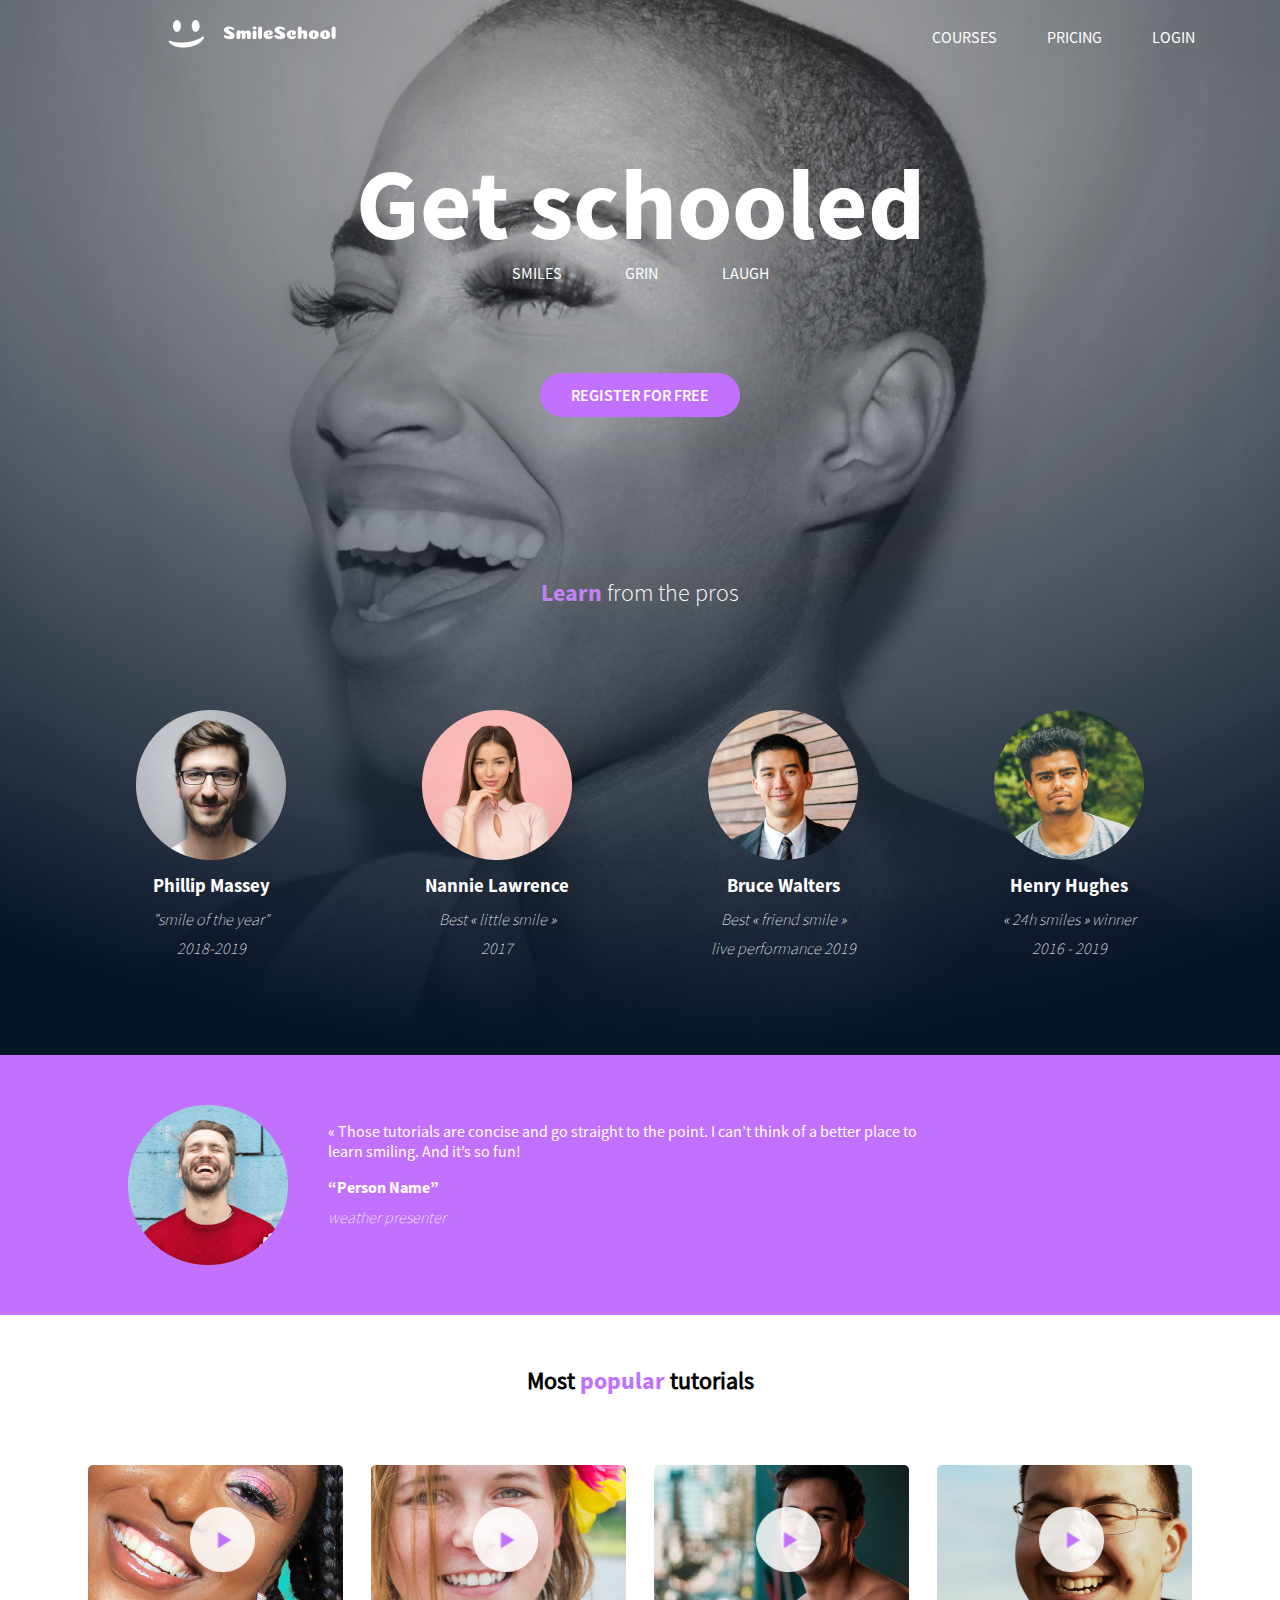
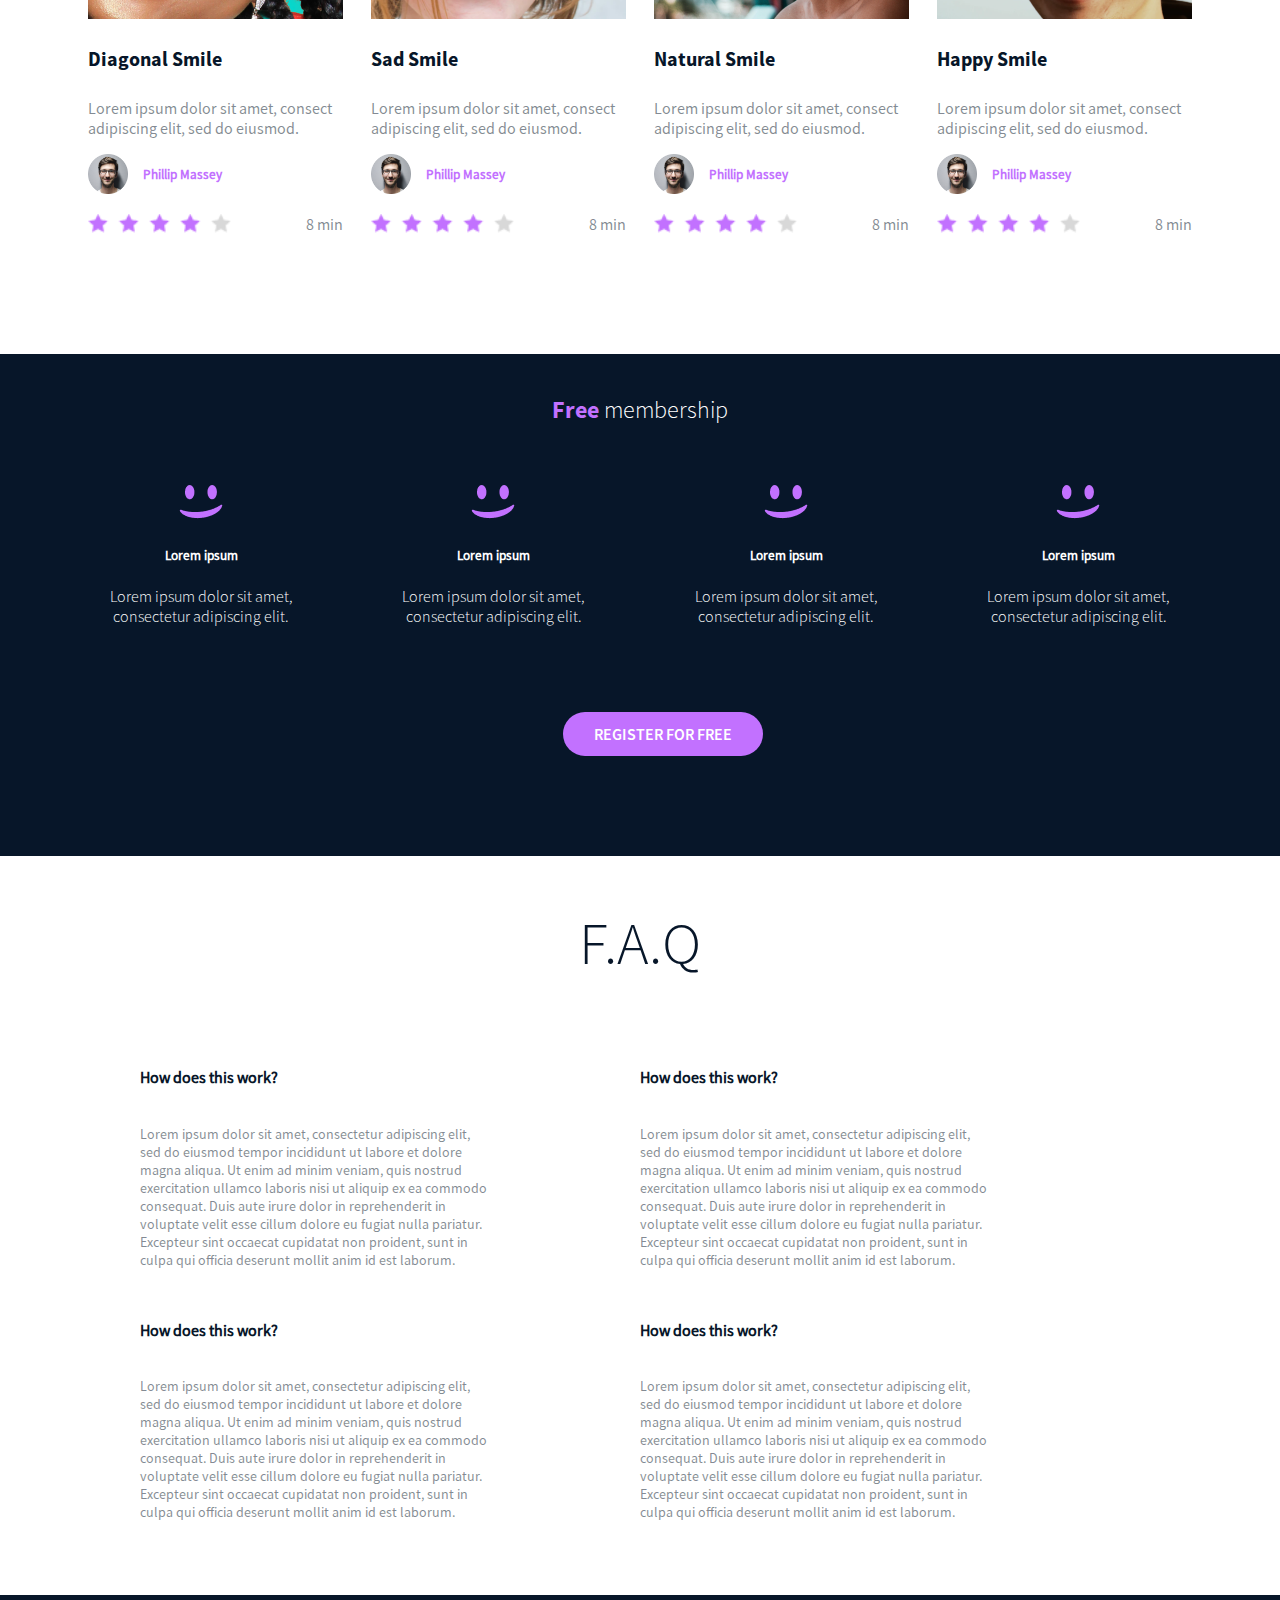
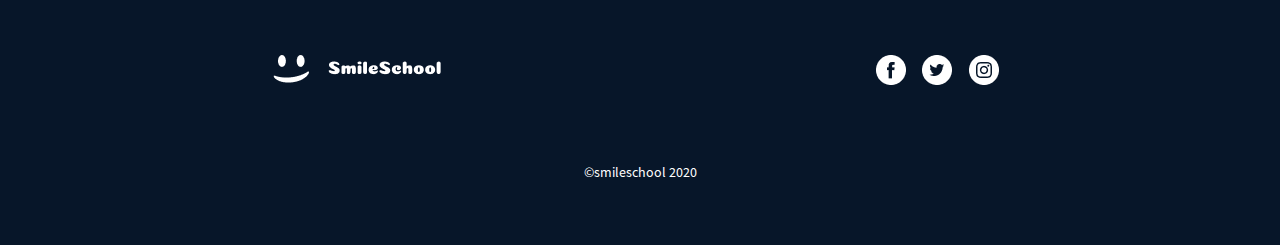
<file: css_advanced/index.html>
<!DOCTYPE html>
  <html lang="en">
  <head>
    <meta charset="UTF-8">
    <meta name="viewport" content="width=device-width, initial-scale=1.0">
    <link rel="stylesheet" href="styles.css">
    <title>Document</title>
  </head>
  <body>
    <!-- HEADER -->
     <div class="header-image">
    <header>
      <nav>
        <div>
          <a href="./images/logo.png"><img src="./images/logo.png" alt="logo"></a>

        </div>        
        <div class="links">
          
            <li><a href="#">COURSES</a></li>
            <li><a href="#">PRICING</a></li>
            <li><a href="#">LOGIN</a></li>
          
        </div>
      </nav>
    </header>

    <!-- BANNER -->
     <main>
      <section class="header-section">
       <div>
        <div class="h1">
          <h1>Get schooled</h1>
          <div class="SGL">
            <div class="spans">
             <span>SMILES</span>
             <span>GRIN</span>
             <span>LAUGH</span>
            </div>
            <div class="btn">
              <button>REGISTER FOR FREE</button>
             </div>
             </div>
        </div>
        
       </div>

       <!-- SECOND DIV for round images -->
        <div class="rounded-images">
          <h2><span style="color: #c282f3; font-family: bold;">Learn</span> from the pros</h2>
          <!-- images with names -->
           <div class="images">
            <!-- image 1 -->
            <div class="image1">
              <img src="./images/1.png" alt="image1">
              <h3>Phillip Massey</h3>
              <p>"smile of the year"</p>
              <span>2018-2019</span>
            </div>
            <!-- image 2 -->
            <div class="image2">
              <img src="./images/3.png" alt="image1">
              <h3>Nannie Lawrence</h3>
              <p>Best « little smile »</p>
              <span>2017</span>
            </div>
            <!-- image 3 -->
            <div class="image3">
              <img src="./images/2.png" alt="image1">
              <h3>Bruce Walters</h3>
              <p>Best « friend smile »</p>
              <span>live performance 2019</span>
            </div>
            <!-- image 4 -->
            <div class="image3">
              <img src="./images/4.png" alt="image1">
              <h3>Henry Hughes</h3>
              <p>« 24h smiles » winner </p>
              <span>2016 - 2019</span>
            </div>
           </div>
        </div>
      </section>
    </div>
          <!-- QUOTE -->
           <section>
            <div class="quote">
              <img src="./images/5.png" alt="Man in red laughing">
              <div class="text">
                <blockquote>
                  « Those tutorials are concise and go straight to the point. I can’t think of a better place to learn smiling. And it’s so fun!
                </blockquote>
                <q style=" padding-left: 40px;">Person Name</q>
                <p style=" padding-left: 40px;">weather presenter</p>
              </div>
            </div>

           </section>
           <!-- VIDEOS -->
            <section>
                <h2 class="popular">Most <span class="pop">popular </span>tutorials</h2>
                <div class="videos">
                  <!-- first video -->
                  <div class="first-video">
                 <div class="image-wrapper">
                  <img src="./images/9.png" alt="woman smiling" class="base-image">
                 </div>
                    <h4>Diagonal Smile</h4>
                    <p>Lorem ipsum dolor sit amet, consect<br> adipiscing elit, sed do eiusmod.</p>
                    <div class="author">
                      <div>
                        <img src="./images/1.png" alt="author">
                        <h5>Phillip Massey</h5>
                      </div>
                      <!-- stars -->
                       <div>
                        <img src="./images/rating.png" alt="rating stars">
                        <p>8 min</p>
                       </div>
                    </div>
                  </div>
                  <!-- second video -->
                  <div class="second-video">
                    <div class="image-wrapper">
                      <img src="./images/7.png" alt="woman smiling" class="base-image">
                     </div>
                    <h4>Sad Smile</h4>
                    <p>Lorem ipsum dolor sit amet, consect<br> adipiscing elit, sed do eiusmod.</p>
                    <div class="author">
                      <div>
                        <img src="./images/1.png" alt="author">
                        <h5>Phillip Massey</h5>
                      </div>
                      <!-- stars -->
                       <div>
                        <img src="./images/rating.png" alt="rating stars">
                        <p>8 min</p>
                       </div>
                    </div>
                  </div>
                  <!-- third video -->
                  <div class="third-video">
                    <div class="image-wrapper">
                      <img src="./images/8.png" alt="woman smiling" class="base-image">
                     </div>
                    <h4>Natural Smile</h4>
                    <p>Lorem ipsum dolor sit amet, consect<br> adipiscing elit, sed do eiusmod.</p>
                    <div class="author">
                      <div>
                        <img src="./images/1.png" alt="author">
                        <h5>Phillip Massey</h5>
                      </div>
                      <!-- stars -->
                       <div>
                        <img src="./images/rating.png" alt="rating stars">
                        <p>8 min</p>
                       </div>
                    </div>
                  </div>
                  <!-- fourth video -->
                  <div class="fourth-video">
                    <div class="image-wrapper">
                      <img src="./images/6.png" alt="woman smiling" class="base-image">
                     </div>
                    <h4>Happy Smile</h4>
                    <p>Lorem ipsum dolor sit amet, consect<br> adipiscing elit, sed do eiusmod.</p>
                    <div class="author">
                      <div>
                        <img src="./images/1.png" alt="author">
                        <h5>Phillip Massey</h5>
                      </div>
                      <!-- stars -->
                       <div>
                        <img src="./images/rating.png" alt="rating stars">
                        <p>8 min</p>
                       </div>
                    </div>
                  </div>
                </div>
            </section>

            <!--  MEMBERSHIP -->
             <section class="free">
              <h2> <span>Free</span> membership</h2>
              <div class="membership">
                <!-- smile 1 -->
                 <div>
                  <img src="./images/smile.png" alt="smile icon">
                  <h5>Lorem ipsum</h5>
                  <p>Lorem ipsum dolor sit amet,<br> consectetur adipiscing elit.</p>
                 </div>
                 <!-- smile 2 -->
                 <div>
                  <img src="./images/smile.png" alt="smile icon">
                  <h5>Lorem ipsum</h5>
                  <p>Lorem ipsum dolor sit amet,<br> consectetur adipiscing elit.</p>
                 </div>
                 <!-- smile 3 -->
                 <div>
                  <img src="./images/smile.png" alt="smile icon">
                  <h5>Lorem ipsum</h5>
                  <p>Lorem ipsum dolor sit amet,<br> consectetur adipiscing elit.</p>
                 </div>
                 <!-- smile 4 -->
                 <div>
                  <img src="./images/smile.png" alt="smile icon">
                  <h5>Lorem ipsum</h5>
                  <p>Lorem ipsum dolor sit amet,<br> consectetur adipiscing elit.</p>
                 </div>
              </div>
             <div class="btn">
              <button>REGISTER FOR FREE</button>
             </div>
             </section>

             <!-- FAQ -->
              <section>
                <div class="ff">
                  <h2>F.A.Q</h2>
                  <div class="FAQ">
                    
                    <!-- block 1 -->
                    <div class="hello">
                       <h6>How does this work?</h6>
                       <p>Lorem ipsum dolor sit amet, consectetur adipiscing elit, sed do eiusmod tempor incididunt ut labore et dolore magna aliqua. Ut enim ad minim veniam, quis nostrud exercitation ullamco laboris nisi ut aliquip ex ea commodo consequat. Duis aute irure dolor in reprehenderit in voluptate velit esse cillum dolore eu fugiat nulla pariatur. Excepteur sint occaecat cupidatat non proident, sunt in culpa qui officia deserunt mollit anim id est laborum.</p> 

                    </div>
                    <!-- block 2 -->
                    <div>
                      <h6>How does this work?</h6>
                      <p>Lorem ipsum dolor sit amet, consectetur adipiscing elit, sed do eiusmod tempor incididunt ut labore et dolore magna aliqua. Ut enim ad minim veniam, quis nostrud exercitation ullamco laboris nisi ut aliquip ex ea commodo consequat. Duis aute irure dolor in reprehenderit in voluptate velit esse cillum dolore eu fugiat nulla pariatur. Excepteur sint occaecat cupidatat non proident, sunt in culpa qui officia deserunt mollit anim id est laborum.</p> 

                   </div>
                   <!-- block 3 -->
                   <div>
                    <h6>How does this work?</h6>
                    <p>Lorem ipsum dolor sit amet, consectetur adipiscing elit, sed do eiusmod tempor incididunt ut labore et dolore magna aliqua. Ut enim ad minim veniam, quis nostrud exercitation ullamco laboris nisi ut aliquip ex ea commodo consequat. Duis aute irure dolor in reprehenderit in voluptate velit esse cillum dolore eu fugiat nulla pariatur. Excepteur sint occaecat cupidatat non proident, sunt in culpa qui officia deserunt mollit anim id est laborum.</p> 

                 </div>
                 <!-- block 4 -->
                 <div>
                  <h6>How does this work?</h6>
                  <p>Lorem ipsum dolor sit amet, consectetur adipiscing elit, sed do eiusmod tempor incididunt ut labore et dolore magna aliqua. Ut enim ad minim veniam, quis nostrud exercitation ullamco laboris nisi ut aliquip ex ea commodo consequat. Duis aute irure dolor in reprehenderit in voluptate velit esse cillum dolore eu fugiat nulla pariatur. Excepteur sint occaecat cupidatat non proident, sunt in culpa qui officia deserunt mollit anim id est laborum.</p> 

               </div>
               
                  </div>
                </div>
              </section>
     </main>

     <!-- footer -->
      <footer>
        <div>
          <div class="content">
            <div class="img">
              <img src="./images/logo.png" alt="logo">

            </div>
            <div class="icons">
              <a href="facebook"><img src="./images/Facebook_White.png" alt="facebook-logo"></a>
              <a href="facebook"><img src="./images/Twitter_White.png" alt="facebook-logo"></a>
              <a href="facebook"><img src="./images/Instagram_White.png" alt="facebook-logo"></a>

            </div>
          </div>
        </div>
        <p>©smileschool 2020</p>

      </footer>

     

  </body>
  </html>
</file>
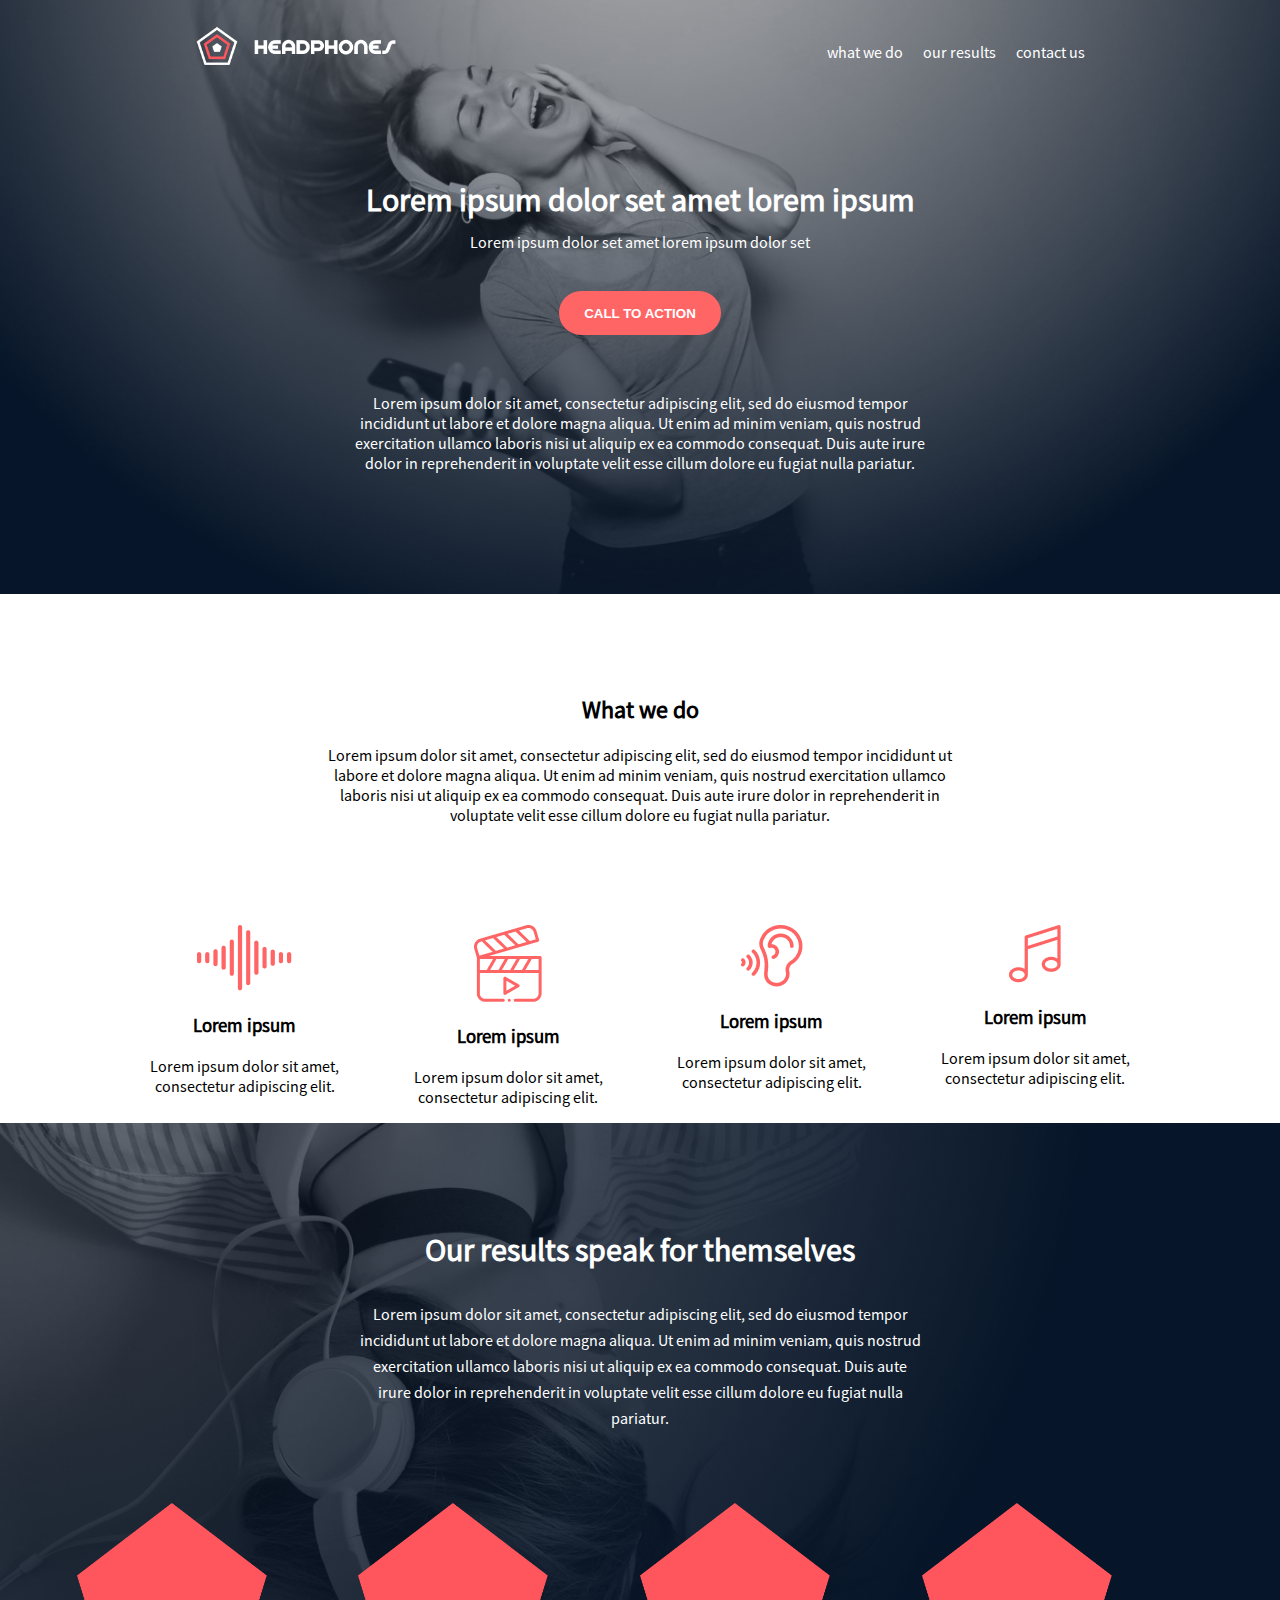
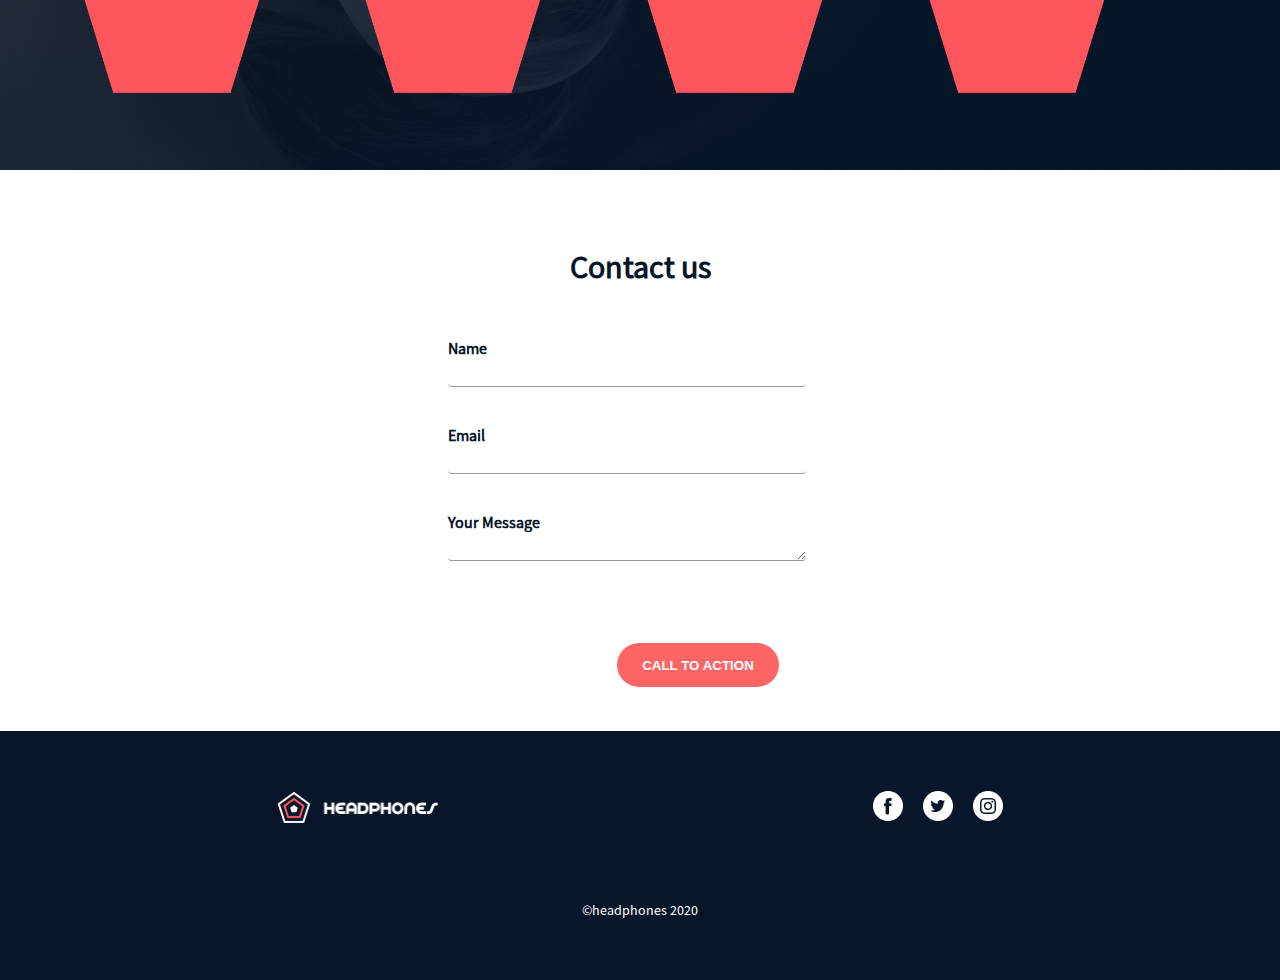
<file: headphones/1-index.html>
<!DOCTYPE html>
<html lang="en">
<head>
    <meta charset="UTF-8">
    <meta name="viewport" content="width=device-width, initial-scale=1.0">
    <link rel="stylesheet" href="1-styles.css">
    <link rel="shortcut icon" href="./images/favicon.png" type="image/x-icon">
    <title>HEAPHONES</title>
</head>
<body>
    <!-- HEADER -->
    <div class="hero-image">
        <header>
            <div class="logo">
                <img src="./images/logo_headphones.png" alt="logo_headphones">
            </div>
            <!-- navigation links -->
             <nav>
                <ul>
                    <li><a href="#top">WHAT WE DO</a></li>
                    <li><a href="#top">OUR RESULTS</a></li>
                    <li><a href="#top">CONTACT US</a></li>
                </ul>
             </nav>
         </header>
        
         <!-- HERO SECTION -->
          <main>
            <section>
             <div class="lorem">
                <div>
                    <h1>Lorem ipsum dolor set amet lorem ipsum</h1>
                    <p> Lorem ipsum dolor set amet lorem ipsum dolor set</p>
                   </div>
                        
                   <div class="button" style="padding-top: 2%;">
                    <button>CALL TO ACTION</button>
                   </div>
        
                   <div class="paragraph">
                    <p>Lorem ipsum dolor sit amet, consectetur adipiscing elit, sed do eiusmod tempor incididunt ut labore et dolore magna aliqua. Ut enim ad minim veniam, quis nostrud exercitation ullamco laboris nisi ut aliquip ex ea commodo consequat. Duis aute irure dolor in reprehenderit in voluptate velit esse cillum dolore eu fugiat nulla pariatur.</p>
                   </div>
             </div>
            </section>
    </div>
        <!-- what we do -->
          <section>
            <div>
                <div class="what-we-do">
                    <h2>What we do</h2>
                    <p>Lorem ipsum dolor sit amet, consectetur adipiscing elit, sed do eiusmod tempor incididunt ut labore et dolore magna aliqua. Ut enim ad minim veniam, quis nostrud exercitation ullamco laboris nisi ut aliquip ex ea commodo consequat. Duis aute irure dolor in reprehenderit in voluptate velit esse cillum dolore eu fugiat nulla pariatur.</p>

                </div>
                <div class="icons">
                    <div class="icon-1">
                        <img src="./images/sound-frecuency.png" alt="sound-frecuency">
                        <h3>Lorem ipsum</h3>
                        <p>Lorem ipsum dolor sit amet, consectetur adipiscing elit.</p>
                    </div>
                    <!-- icon-2 -->
                    <div class="icon-1">
                        <img src="./images/video.png" alt="sound-frecuency">
                        <h3>Lorem ipsum</h3>
                        <p>Lorem ipsum dolor sit amet, consectetur adipiscing elit.</p>
                    </div>
                    <!-- icon-3 -->
                    <div class="icon-1">
                        <img src="./images/hearing.png" alt="sound-frecuency">
                        <h3>Lorem ipsum</h3>
                        <p>Lorem ipsum dolor sit amet, consectetur adipiscing elit.</p>
                    </div>
                    <!-- icon-4 -->
                    <div class="icon-1">
                        <img src="./images/music.png" alt="sound-frecuency">
                        <h3>Lorem ipsum</h3>
                        <p>Lorem ipsum dolor sit amet, consectetur adipiscing elit.</p>
                    </div>
                </div>


            </div>
        </section>
        <!-- results -->
         <section class="results-hero">
            <div class="results">
                <h3>Our results speak for themselves</h3>
                <p>Lorem ipsum dolor sit amet, consectetur adipiscing elit, sed do eiusmod tempor incididunt ut labore et dolore magna aliqua. Ut enim ad minim veniam, quis nostrud exercitation ullamco laboris nisi ut aliquip ex ea commodo consequat. Duis aute irure dolor in reprehenderit in voluptate velit esse cillum dolore eu fugiat nulla pariatur.</p>

                <div class="pentagons">
                    <div><img src="./images/pentagone.png" alt="pentagone"></div>
                    <div><img src="./images/pentagone.png" alt="pentagone"></div>
                    <div><img src="./images/pentagone.png" alt="pentagone"></div>
                    <div><img src="./images/pentagone.png" alt="pentagone"></div>
                </div>
            </div>
         </section>
         <!-- contact us -->
          <section>
            <div class="form">
                <h4>Contact us</h4>
                <form>
                   <div class="name">
                    <label for="Name">Name</label>
                    <input type="text">
                   </div>
                 <!-- email -->
                  <div class="email">
                    <label for="email">Email</label>
                    <input type="email">
                  </div>
                 <div class="text-area">
                    <label for="message">Your Message</label>
                    <textarea name="message" id="message" ></textarea>
                 </div>
                    <div class="button">
                        <button>CALL TO ACTION</button>
                       </div>
                </form>
            </div>
          </section>
      </main>

      <!-- footer -->
      <footer>
        <div>
          <div class="content">
            <div class="img">
              <img src="./images/logo_headphones.png" alt="logo">

            </div>
            <div class="iconss">
              <a href="facebook"><img src="./images/Facebook_White.png" alt="facebook-logo"></a>
              <a href="facebook"><img src="./images/Twitter_White.png" alt="facebook-logo"></a>
              <a href="facebook"><img src="./images/Instagram_White.png" alt="facebook-logo"></a>

            </div>
           
          </div>
          <p>©headphones 2020</p>

        </div>
        
      </footer>


</body>
</html>
</file>
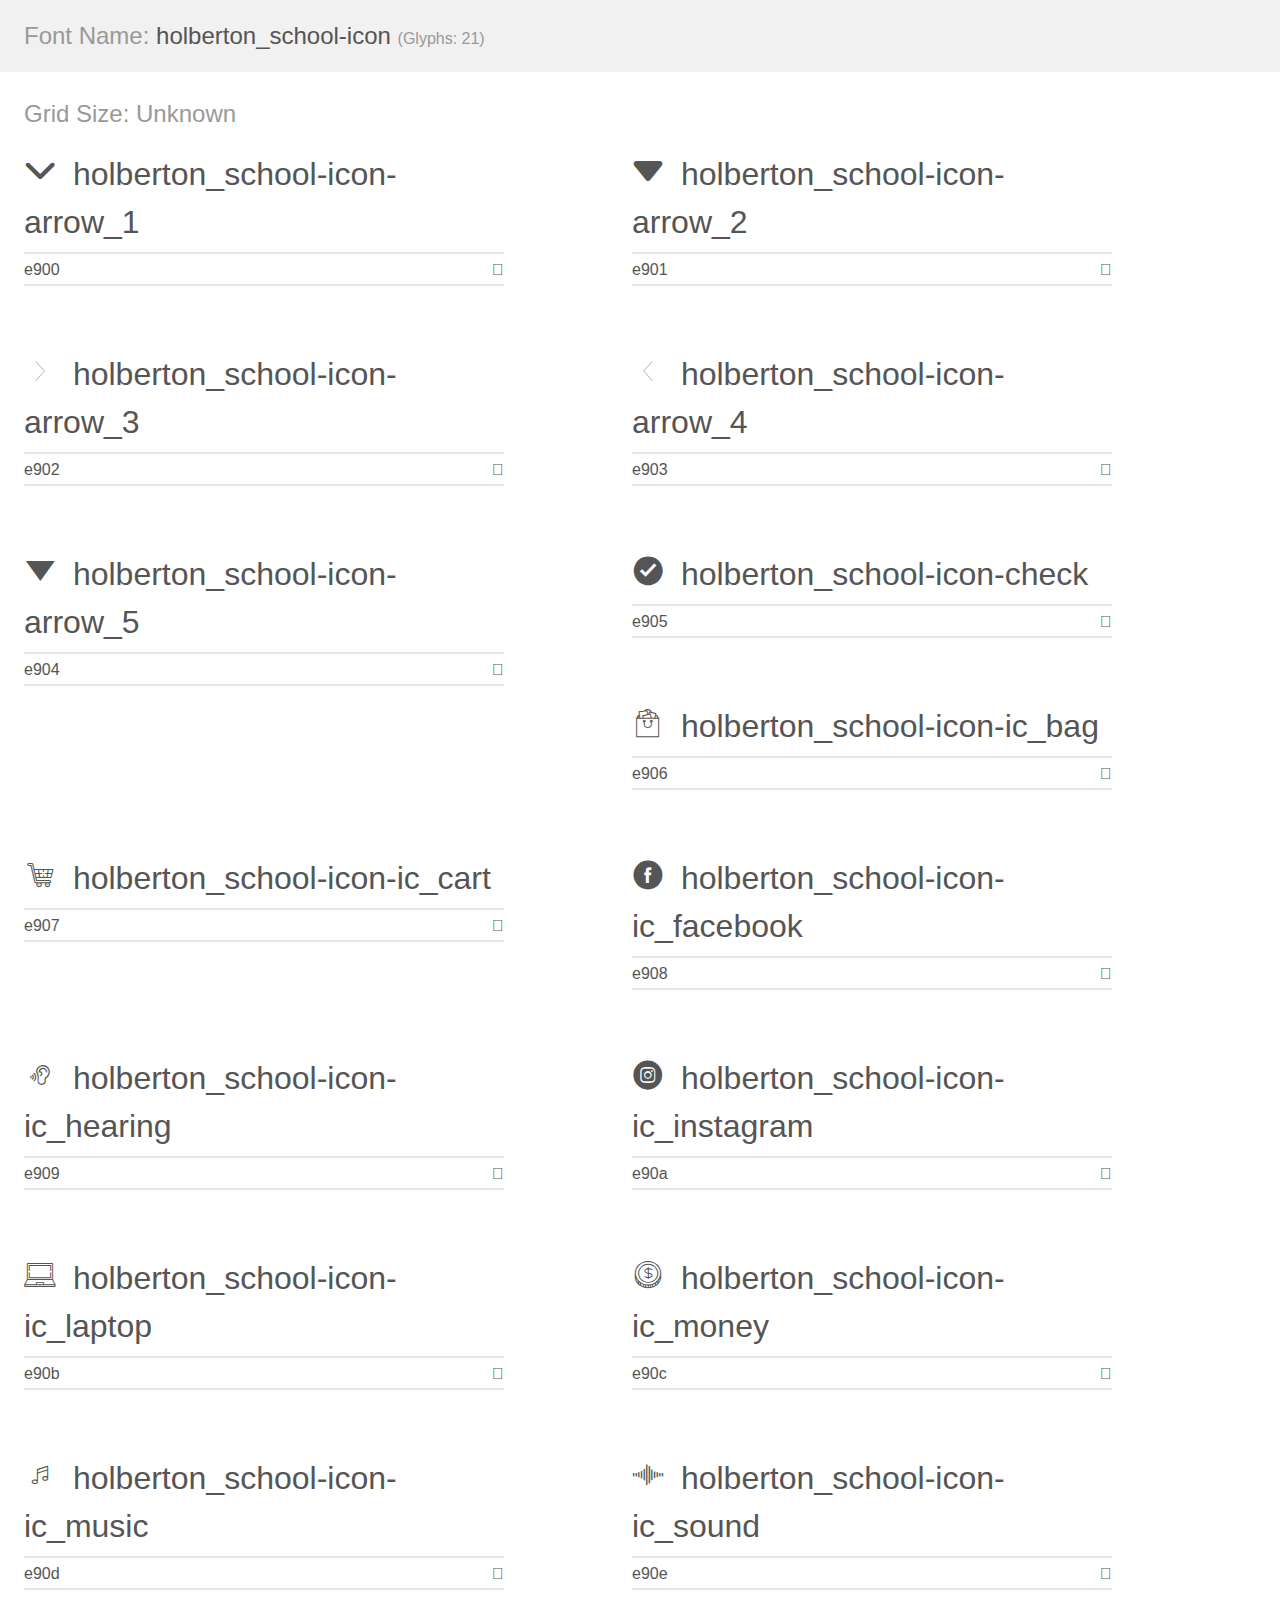
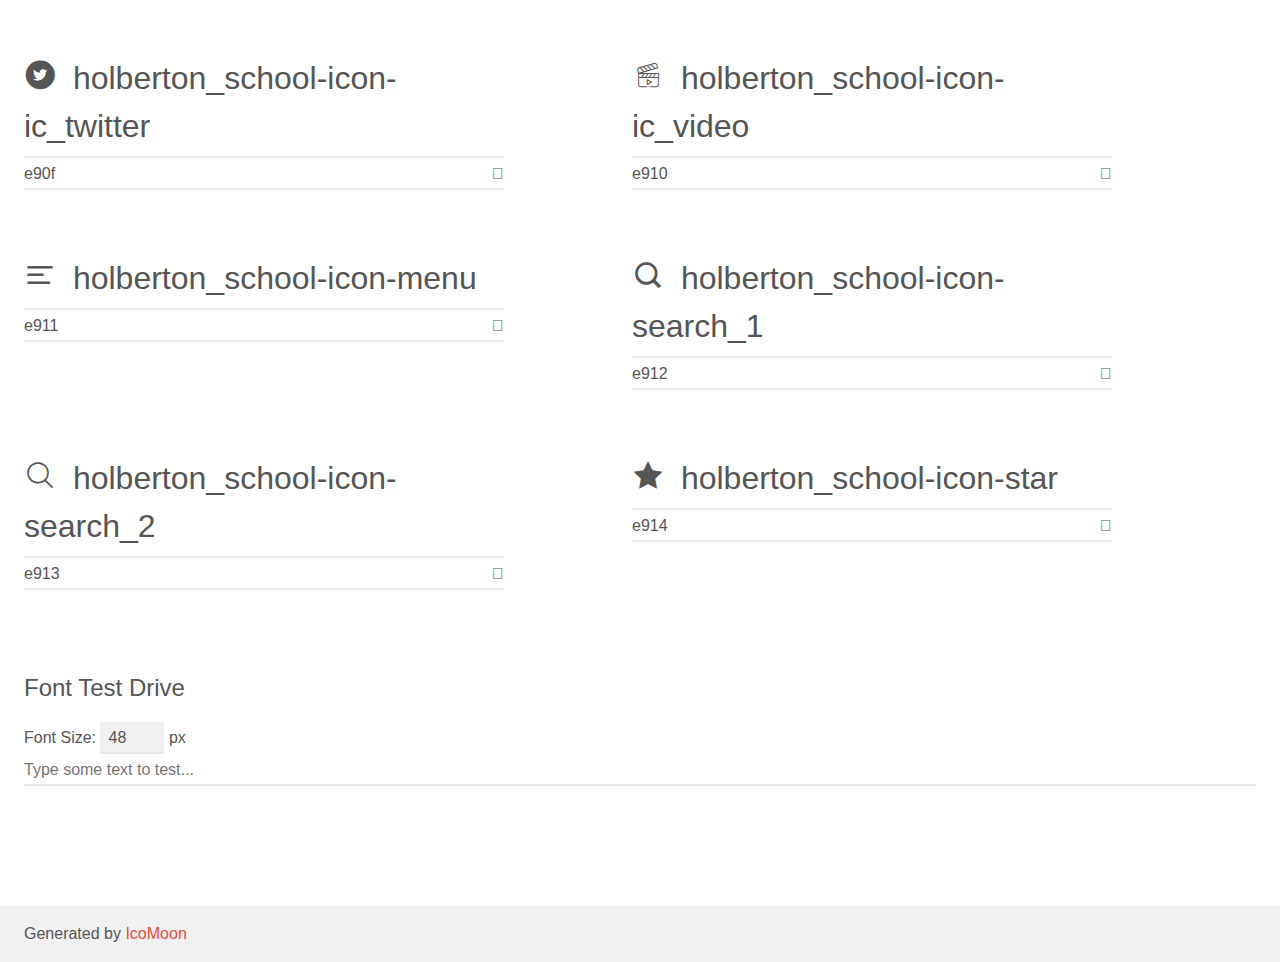
<file: headphones/holberton_school-icon/demo.html>
<!doctype html>
<html>
<head>
    <meta charset="utf-8">
    <title>IcoMoon Demo</title>
    <meta name="description" content="An Icon Font Generated By IcoMoon.io">
    <meta name="viewport" content="width=device-width, initial-scale=1">
    <link rel="stylesheet" href="demo-files/demo.css">
    <link rel="stylesheet" href="style.css"></head>
<body>
    <div class="bgc1 clearfix">
        <h1 class="mhmm mvm"><span class="fgc1">Font Name:</span> holberton_school-icon <small class="fgc1">(Glyphs:&nbsp;21)</small></h1>
    </div>
    <div class="clearfix mhl ptl">
        <h1 class="mvm mtn fgc1">Grid Size: Unknown</h1>
        <div class="glyph fs1">
            <div class="clearfix bshadow0 pbs">
                <span class="holberton_school-icon-arrow_1"></span>
                <span class="mls"> holberton_school-icon-arrow_1</span>
            </div>
            <fieldset class="fs0 size1of1 clearfix hidden-false">
                <input type="text" readonly value="e900" class="unit size1of2" />
                <input type="text" maxlength="1" readonly value="&#xe900;" class="unitRight size1of2 talign-right" />
            </fieldset>
            <div class="fs0 bshadow0 clearfix hidden-true">
                <span class="unit pvs fgc1">liga: </span>
                <input type="text" readonly value="" class="liga unitRight" />
            </div>
        </div>
        <div class="glyph fs1">
            <div class="clearfix bshadow0 pbs">
                <span class="holberton_school-icon-arrow_2"></span>
                <span class="mls"> holberton_school-icon-arrow_2</span>
            </div>
            <fieldset class="fs0 size1of1 clearfix hidden-false">
                <input type="text" readonly value="e901" class="unit size1of2" />
                <input type="text" maxlength="1" readonly value="&#xe901;" class="unitRight size1of2 talign-right" />
            </fieldset>
            <div class="fs0 bshadow0 clearfix hidden-true">
                <span class="unit pvs fgc1">liga: </span>
                <input type="text" readonly value="" class="liga unitRight" />
            </div>
        </div>
        <div class="glyph fs1">
            <div class="clearfix bshadow0 pbs">
                <span class="holberton_school-icon-arrow_3"></span>
                <span class="mls"> holberton_school-icon-arrow_3</span>
            </div>
            <fieldset class="fs0 size1of1 clearfix hidden-false">
                <input type="text" readonly value="e902" class="unit size1of2" />
                <input type="text" maxlength="1" readonly value="&#xe902;" class="unitRight size1of2 talign-right" />
            </fieldset>
            <div class="fs0 bshadow0 clearfix hidden-true">
                <span class="unit pvs fgc1">liga: </span>
                <input type="text" readonly value="" class="liga unitRight" />
            </div>
        </div>
        <div class="glyph fs1">
            <div class="clearfix bshadow0 pbs">
                <span class="holberton_school-icon-arrow_4"></span>
                <span class="mls"> holberton_school-icon-arrow_4</span>
            </div>
            <fieldset class="fs0 size1of1 clearfix hidden-false">
                <input type="text" readonly value="e903" class="unit size1of2" />
                <input type="text" maxlength="1" readonly value="&#xe903;" class="unitRight size1of2 talign-right" />
            </fieldset>
            <div class="fs0 bshadow0 clearfix hidden-true">
                <span class="unit pvs fgc1">liga: </span>
                <input type="text" readonly value="" class="liga unitRight" />
            </div>
        </div>
        <div class="glyph fs1">
            <div class="clearfix bshadow0 pbs">
                <span class="holberton_school-icon-arrow_5"></span>
                <span class="mls"> holberton_school-icon-arrow_5</span>
            </div>
            <fieldset class="fs0 size1of1 clearfix hidden-false">
                <input type="text" readonly value="e904" class="unit size1of2" />
                <input type="text" maxlength="1" readonly value="&#xe904;" class="unitRight size1of2 talign-right" />
            </fieldset>
            <div class="fs0 bshadow0 clearfix hidden-true">
                <span class="unit pvs fgc1">liga: </span>
                <input type="text" readonly value="" class="liga unitRight" />
            </div>
        </div>
        <div class="glyph fs1">
            <div class="clearfix bshadow0 pbs">
                <span class="holberton_school-icon-check"></span>
                <span class="mls"> holberton_school-icon-check</span>
            </div>
            <fieldset class="fs0 size1of1 clearfix hidden-false">
                <input type="text" readonly value="e905" class="unit size1of2" />
                <input type="text" maxlength="1" readonly value="&#xe905;" class="unitRight size1of2 talign-right" />
            </fieldset>
            <div class="fs0 bshadow0 clearfix hidden-true">
                <span class="unit pvs fgc1">liga: </span>
                <input type="text" readonly value="" class="liga unitRight" />
            </div>
        </div>
        <div class="glyph fs1">
            <div class="clearfix bshadow0 pbs">
                <span class="holberton_school-icon-ic_bag"></span>
                <span class="mls"> holberton_school-icon-ic_bag</span>
            </div>
            <fieldset class="fs0 size1of1 clearfix hidden-false">
                <input type="text" readonly value="e906" class="unit size1of2" />
                <input type="text" maxlength="1" readonly value="&#xe906;" class="unitRight size1of2 talign-right" />
            </fieldset>
            <div class="fs0 bshadow0 clearfix hidden-true">
                <span class="unit pvs fgc1">liga: </span>
                <input type="text" readonly value="" class="liga unitRight" />
            </div>
        </div>
        <div class="glyph fs1">
            <div class="clearfix bshadow0 pbs">
                <span class="holberton_school-icon-ic_cart"></span>
                <span class="mls"> holberton_school-icon-ic_cart</span>
            </div>
            <fieldset class="fs0 size1of1 clearfix hidden-false">
                <input type="text" readonly value="e907" class="unit size1of2" />
                <input type="text" maxlength="1" readonly value="&#xe907;" class="unitRight size1of2 talign-right" />
            </fieldset>
            <div class="fs0 bshadow0 clearfix hidden-true">
                <span class="unit pvs fgc1">liga: </span>
                <input type="text" readonly value="" class="liga unitRight" />
            </div>
        </div>
        <div class="glyph fs1">
            <div class="clearfix bshadow0 pbs">
                <span class="holberton_school-icon-ic_facebook"></span>
                <span class="mls"> holberton_school-icon-ic_facebook</span>
            </div>
            <fieldset class="fs0 size1of1 clearfix hidden-false">
                <input type="text" readonly value="e908" class="unit size1of2" />
                <input type="text" maxlength="1" readonly value="&#xe908;" class="unitRight size1of2 talign-right" />
            </fieldset>
            <div class="fs0 bshadow0 clearfix hidden-true">
                <span class="unit pvs fgc1">liga: </span>
                <input type="text" readonly value="" class="liga unitRight" />
            </div>
        </div>
        <div class="glyph fs1">
            <div class="clearfix bshadow0 pbs">
                <span class="holberton_school-icon-ic_hearing"></span>
                <span class="mls"> holberton_school-icon-ic_hearing</span>
            </div>
            <fieldset class="fs0 size1of1 clearfix hidden-false">
                <input type="text" readonly value="e909" class="unit size1of2" />
                <input type="text" maxlength="1" readonly value="&#xe909;" class="unitRight size1of2 talign-right" />
            </fieldset>
            <div class="fs0 bshadow0 clearfix hidden-true">
                <span class="unit pvs fgc1">liga: </span>
                <input type="text" readonly value="" class="liga unitRight" />
            </div>
        </div>
        <div class="glyph fs1">
            <div class="clearfix bshadow0 pbs">
                <span class="holberton_school-icon-ic_instagram"></span>
                <span class="mls"> holberton_school-icon-ic_instagram</span>
            </div>
            <fieldset class="fs0 size1of1 clearfix hidden-false">
                <input type="text" readonly value="e90a" class="unit size1of2" />
                <input type="text" maxlength="1" readonly value="&#xe90a;" class="unitRight size1of2 talign-right" />
            </fieldset>
            <div class="fs0 bshadow0 clearfix hidden-true">
                <span class="unit pvs fgc1">liga: </span>
                <input type="text" readonly value="" class="liga unitRight" />
            </div>
        </div>
        <div class="glyph fs1">
            <div class="clearfix bshadow0 pbs">
                <span class="holberton_school-icon-ic_laptop"></span>
                <span class="mls"> holberton_school-icon-ic_laptop</span>
            </div>
            <fieldset class="fs0 size1of1 clearfix hidden-false">
                <input type="text" readonly value="e90b" class="unit size1of2" />
                <input type="text" maxlength="1" readonly value="&#xe90b;" class="unitRight size1of2 talign-right" />
            </fieldset>
            <div class="fs0 bshadow0 clearfix hidden-true">
                <span class="unit pvs fgc1">liga: </span>
                <input type="text" readonly value="" class="liga unitRight" />
            </div>
        </div>
        <div class="glyph fs1">
            <div class="clearfix bshadow0 pbs">
                <span class="holberton_school-icon-ic_money"></span>
                <span class="mls"> holberton_school-icon-ic_money</span>
            </div>
            <fieldset class="fs0 size1of1 clearfix hidden-false">
                <input type="text" readonly value="e90c" class="unit size1of2" />
                <input type="text" maxlength="1" readonly value="&#xe90c;" class="unitRight size1of2 talign-right" />
            </fieldset>
            <div class="fs0 bshadow0 clearfix hidden-true">
                <span class="unit pvs fgc1">liga: </span>
                <input type="text" readonly value="" class="liga unitRight" />
            </div>
        </div>
        <div class="glyph fs1">
            <div class="clearfix bshadow0 pbs">
                <span class="holberton_school-icon-ic_music"></span>
                <span class="mls"> holberton_school-icon-ic_music</span>
            </div>
            <fieldset class="fs0 size1of1 clearfix hidden-false">
                <input type="text" readonly value="e90d" class="unit size1of2" />
                <input type="text" maxlength="1" readonly value="&#xe90d;" class="unitRight size1of2 talign-right" />
            </fieldset>
            <div class="fs0 bshadow0 clearfix hidden-true">
                <span class="unit pvs fgc1">liga: </span>
                <input type="text" readonly value="" class="liga unitRight" />
            </div>
        </div>
        <div class="glyph fs1">
            <div class="clearfix bshadow0 pbs">
                <span class="holberton_school-icon-ic_sound"></span>
                <span class="mls"> holberton_school-icon-ic_sound</span>
            </div>
            <fieldset class="fs0 size1of1 clearfix hidden-false">
                <input type="text" readonly value="e90e" class="unit size1of2" />
                <input type="text" maxlength="1" readonly value="&#xe90e;" class="unitRight size1of2 talign-right" />
            </fieldset>
            <div class="fs0 bshadow0 clearfix hidden-true">
                <span class="unit pvs fgc1">liga: </span>
                <input type="text" readonly value="" class="liga unitRight" />
            </div>
        </div>
        <div class="glyph fs1">
            <div class="clearfix bshadow0 pbs">
                <span class="holberton_school-icon-ic_twitter"></span>
                <span class="mls"> holberton_school-icon-ic_twitter</span>
            </div>
            <fieldset class="fs0 size1of1 clearfix hidden-false">
                <input type="text" readonly value="e90f" class="unit size1of2" />
                <input type="text" maxlength="1" readonly value="&#xe90f;" class="unitRight size1of2 talign-right" />
            </fieldset>
            <div class="fs0 bshadow0 clearfix hidden-true">
                <span class="unit pvs fgc1">liga: </span>
                <input type="text" readonly value="" class="liga unitRight" />
            </div>
        </div>
        <div class="glyph fs1">
            <div class="clearfix bshadow0 pbs">
                <span class="holberton_school-icon-ic_video"></span>
                <span class="mls"> holberton_school-icon-ic_video</span>
            </div>
            <fieldset class="fs0 size1of1 clearfix hidden-false">
                <input type="text" readonly value="e910" class="unit size1of2" />
                <input type="text" maxlength="1" readonly value="&#xe910;" class="unitRight size1of2 talign-right" />
            </fieldset>
            <div class="fs0 bshadow0 clearfix hidden-true">
                <span class="unit pvs fgc1">liga: </span>
                <input type="text" readonly value="" class="liga unitRight" />
            </div>
        </div>
        <div class="glyph fs1">
            <div class="clearfix bshadow0 pbs">
                <span class="holberton_school-icon-menu"></span>
                <span class="mls"> holberton_school-icon-menu</span>
            </div>
            <fieldset class="fs0 size1of1 clearfix hidden-false">
                <input type="text" readonly value="e911" class="unit size1of2" />
                <input type="text" maxlength="1" readonly value="&#xe911;" class="unitRight size1of2 talign-right" />
            </fieldset>
            <div class="fs0 bshadow0 clearfix hidden-true">
                <span class="unit pvs fgc1">liga: </span>
                <input type="text" readonly value="" class="liga unitRight" />
            </div>
        </div>
        <div class="glyph fs1">
            <div class="clearfix bshadow0 pbs">
                <span class="holberton_school-icon-search_1"></span>
                <span class="mls"> holberton_school-icon-search_1</span>
            </div>
            <fieldset class="fs0 size1of1 clearfix hidden-false">
                <input type="text" readonly value="e912" class="unit size1of2" />
                <input type="text" maxlength="1" readonly value="&#xe912;" class="unitRight size1of2 talign-right" />
            </fieldset>
            <div class="fs0 bshadow0 clearfix hidden-true">
                <span class="unit pvs fgc1">liga: </span>
                <input type="text" readonly value="" class="liga unitRight" />
            </div>
        </div>
        <div class="glyph fs1">
            <div class="clearfix bshadow0 pbs">
                <span class="holberton_school-icon-search_2"></span>
                <span class="mls"> holberton_school-icon-search_2</span>
            </div>
            <fieldset class="fs0 size1of1 clearfix hidden-false">
                <input type="text" readonly value="e913" class="unit size1of2" />
                <input type="text" maxlength="1" readonly value="&#xe913;" class="unitRight size1of2 talign-right" />
            </fieldset>
            <div class="fs0 bshadow0 clearfix hidden-true">
                <span class="unit pvs fgc1">liga: </span>
                <input type="text" readonly value="" class="liga unitRight" />
            </div>
        </div>
        <div class="glyph fs1">
            <div class="clearfix bshadow0 pbs">
                <span class="holberton_school-icon-star"></span>
                <span class="mls"> holberton_school-icon-star</span>
            </div>
            <fieldset class="fs0 size1of1 clearfix hidden-false">
                <input type="text" readonly value="e914" class="unit size1of2" />
                <input type="text" maxlength="1" readonly value="&#xe914;" class="unitRight size1of2 talign-right" />
            </fieldset>
            <div class="fs0 bshadow0 clearfix hidden-true">
                <span class="unit pvs fgc1">liga: </span>
                <input type="text" readonly value="" class="liga unitRight" />
            </div>
        </div>
    </div>

    <!--[if gt IE 8]><!-->
    <div class="mhl clearfix mbl">
        <h1>Font Test Drive</h1>
        <label>
            Font Size: <input id="fontSize" type="number" class="textbox0 mbm"
            min="8" value="48" />
            px
        </label>
        <input id="testText" type="text" class="phl size1of1 mvl"
        placeholder="Type some text to test..." value=""/>
        <div id="testDrive" class="holberton_school-icon-" style="font-family: holberton_school-icon">&nbsp;
        </div>
    </div>
    <!--<![endif]-->
    <div class="bgc1 clearfix">
        <p class="mhl">Generated by <a href="https://icomoon.io/app">IcoMoon</a></p>
    </div>

    <script src="demo-files/demo.js"></script>
</body>
</html>
</file>
<file: css_advanced/styles.css>
@font-face {
    font-family: Source Sans;
    src: url(..//css_advanced/fonts/SourceSansPro-Regular.otf);
}
@font-face {
    font-family: bold;
    src: url(./fonts/SourceSansPro-Bold.otf);
}
@font-face {
    font-family: light;
    src: url(./fonts/SourceSansPro-Light.otf);
}
@font-face {
    font-family: italic;
    src: url(./fonts/SourceSansPro-ExtraLight.otf);
}
@font-face {
    font-family: semi;
    src: url(./fonts/SourceSansPro-Semibold.otf);
}
body {
    margin: 0px;
    font-family: Source Sans;
}

/* header styling */
header > nav {
    display: flex;
    justify-content: space-around;
    padding: 20px;
    align-items: center;
    align-content: center;
    flex-wrap: wrap;
    gap: 300px;
}


.links li a{
    color: white;
    text-decoration: none;
}

.header-image {
    background-image: url(./images/Object.png);
    background-repeat: no-repeat;
    background-size: cover; /* Ensure it covers the entire container */
    background-position: center center;
    margin: 0px;
}

/* Ensure font size changes don't affect the background image */
.header-section > div h1 {
    color: white;
    text-align: center;
    font-size: 100px;
    font-weight: 800;
    font-family: bold;
    max-height: 11;
}   
.SGL {
    display: flex;
    flex-direction: column;
    justify-content: s;
    align-items: center;
    position: relative;
    bottom: 70px;
    gap: 20px;
}
.spans {
    display: flex;
    justify-content: space-evenly;
    width: 30%;
    color: white;
}
.button button {  
height: 50px;
width: 180px;
outline: none;
border: none;
border-radius: 50px;
color: white;
background-color: rgba(194, 113, 255, 1);
}
/* round images styling */
.images {
    display: flex;
    justify-content: space-evenly;
    color: white;
    padding-top: 82px;
    flex-wrap: wrap;
    padding-bottom: 100px;
}
.rounded-images > h2  {
    font-family: light;
    color: white;
    text-align: center;
    font-weight: 100;
}
.image3 img {
    border-radius: 100px;
}
.images > div h3 {
    font-family: bold;
    font-style: normal;
}
.images > div {
    font-family: italic;
    line-height: 0.8;
    text-align: center;
    font-style: italic;
   
}
/* quote section */
.quote {
    display: flex;
    color: white;
    align-content: center;
    background-color:rgba(194, 113, 255, 1);
}

.quote {
    padding: 50px;
    flex-wrap: wrap;
    justify-content: center;
}
blockquote {
    width: 70%;
}
 /* .quote > .text > q, p{
    padding-left: 40px;
} */
.quote > div q {
    font-family: bold;
}
.quote > div p {
    font-style: italic;
    font-family: italic;
    line-height: 0.5;
}
.popular  {
    text-align: center;
    padding-top: 30px;

}
.pop {
    color: rgba(194, 113, 255, 1);
    font-family: bold;
}
.videos {
    display: flex;
    justify-content: center;
    padding-top: 50px;
    gap: 28px;
    flex-wrap: wrap;
    /* padding-left: 100px; */
}

/* videos section */
 .videos :is(h4, p) {
    text-align: left;
 }
 .videos p {
    color: rgba(7, 22, 41, 0.5016);
 }
 .videos h4 {
    font-family: bold;
    color: rgba(7, 22, 41, 1);
    font-size: 20px;
 }
.author > div:nth-child(1) {
    display: flex;
    gap: 15px;
}
.author > div:nth-child(1) h5 {
    color: rgba(194, 113, 255, 1);
    margin: 0;
    padding-top: 5%;
}
 
 .author > div:first-child img {
    width: 40px;
    height: 40px;
 }
 .author > div:nth-child(2) {
    display: flex;
    justify-content: space-between;
    padding-top: 20px;
    height: 20px;
 }
 .author > div:nth-child(2) p {
    margin: 0;
 }
 /* membership styling */
 .free {
    height: 502px;
    background-color: rgba(7, 22, 41, 1);
    margin-top: 120px;
 }
 .membership {
    color: white;
    display: flex;
    justify-content: center;
    justify-content: space-evenly;
    /* gap: 50px; */
    text-align: center;
    flex-wrap: wrap;
}
 .free h2 {
    text-align: center;
    color: white;
    padding: 40px 0;
    font-family: light;
    font-weight: 100;
}
.free h2 span {
    color: rgba(194, 113, 255, 1);
    font-family: bold;
}
.membership > div p {
    font-family: light;
    font-weight: 100;
}
.btn {
    padding: 100px 25%;
    width: 200px;
    padding: 70px 44%;
}
.btn button {
    border: none;
    height: 44px;
    width: 100%;
    border-radius: 100px;
    outline: none;
    text-align: center;
    font-weight: 500;
    font-family: semi;
    font-size: 16px;
    color: white;
    background-color: rgba(194, 113, 255, 1);
}
/* FAQ STYLYING */
.FAQ {
   
display: grid;
   
grid-template-columns: 500px 500px;
   
/* gap: 100px; */
   
text-align: left;
   
align-content: center;
   
justify-content: center;
   
flex-wrap: wrap;
   
grid-column-end: 80px;
}
.FAQ div {
    width: 70%;
}
.FAQ h6 {
    color: rgba(7, 22, 41, 1);
    font-size: 16px;
}
.FAQ p {
    font-size: 14px;
    color: rgba(7, 22, 41, 0.5016);
}
.ff h2 {

color: rgba(7, 22, 41, 1);
text-align: center;
font-size: 60px;
font-weight: 100;
font-family: light;
}
/* footer */
footer {
    height: 250px;
    background-color: rgba(7, 22, 41, 1);
    color: white;
    margin-top: 60px;
}
footer .content {
    display: flex;
    justify-content: space-around;
    padding: 60px;
}
footer p {
    text-align: center;
    font-size: 14px;
    color: rgba(255, 255, 255, 1) !important;
}

footer .icons {
    width: 12%;
    display: flex;
    justify-content: space-around;
}
/* video button overlay */
.videos > div > img:first-of-type {
    display: block;
}

.image-wrapper {
    position: relative;
    width: fit-content;
}

.base-image {
    display: block;
}
.image-wrapper::after {
    content: "";
    position: absolute;
    top: 0;
    left: 0;
    transform: translate(97%, 65%);
    width: 36%;
    height: 42%;
    background: url("./images/play.png") no-repeat center center;
    background-size: contain; /* Adjust as needed */
    pointer-events: none;
}
 .links {
    display: flex;
    list-style-type: none;
    color: white;
    justify-content: space-evenly;
    width: 180px;
    gap: 50px;
    text-decoration: none;
 }
</file>
<file: headphones/1-styles.css>
@font-face {
    font-family: Source Sans;
    src: url(./fonts/SourceSansPro-Regular.otf);
}
@font-face {
    font-family: bold;
    src: url(./fonts/SourceSansPro-Bold.otf);
}
@font-face {
    font-family: light;
    src: url(./fonts/SourceSansPro-Light.otf);
}
@font-face {
    font-family: italic;
    src: url(./fonts/SourceSansPro-ExtraLight.otf);
}
@font-face {
    font-family: semi;
    src: url(./fonts/SourceSansPro-Semibold.otf);
}

body {
    margin: 0px;
    font-family: Source Sans;
}
*, 
*::before,
*::after {
    box-sizing: border-box;
}

.hero-image {
    width: 100%;
    background-image: url(./images/headphones_hero_1.jpg);
    background-size: cover;
    background-position: center;

}

/* header-styling */
header {
    width: 100%;
    display: flex;
    justify-content: space-around;
    padding: 2% 0;

}

/* nav kinks styling */
nav ul {
    display: flex;
    justify-content: space-around;
    list-style-type: none;
    width: 100%;
    gap: 20px;
    text-transform: lowercase;
    font-size: 19;
}

.logo img {
    width: 200px;
}
nav ul li a {
    color: white;
    text-decoration: none;
    transition: 0.5s;
}
/* hovering on links effect */
nav ul li a:hover {
    color: #FF6565;
    transition: 0.5s;
}


/* contact us */
.form h4 {
    text-align: center;
    color: #071629;
    font-size: 32px;
    font-weight: 600;
    margin: 0;
    padding-bottom: 8%;
}
.form {
    display: flex;
    padding: 0 25%;
    flex-direction: column;
    justify-content: center;
    margin: 6% 0;
}
form {
    display: flex;
    flex-direction: column;
    height: auto;
    gap: 38px;
    justify-content: center;
    margin-left: 20%;
}
form div input, textarea {
    width: 70%;
    height: 29px;
    outline: none;
    border: none;
    border-bottom: solid 1px  #979797;
    border-radius: 4px;
}
form div label {
    display: block;
    color: #071629;
    font-weight: 700;
}
.form  .button {
    margin: auto;
    padding-top: 10%;
    position: relative;
    left: -6px;
    top: -11px;
    height: 43px;
    transition: none 0s ease 0s;
    cursor: move;
}

.button button {
    width: 162px;
    height: 44px;
    border-radius: 22px;
    outline: none;
    border: none;
    background-color: #FF6565;
    color: white;
    font-weight: 700;
    cursor: pointer;
}
/* footer */
footer {
    height: 249px;
    background-color: rgba(7, 22, 41, 1);
    color: white;
    margin-top: 60px;
}
footer .content {
    display: flex;
    justify-content: space-around;
    padding: 60px;
}
footer p {
    text-align: center;
    font-size: 14px;
    color: rgba(255, 255, 255, 1) !important;
}

footer .icons {
    width: 12%;
    display: flex;
    justify-content: space-around;
}
.content .img img {
    width: 161px;
}








/* mdeia queries */
/* destop */
@media (min-width: 1280px) {

}



/* tablet */
@media (max-width: 700px) and (min-width: 1000px){
 
}




/* smart phone */
@media screen and (max-width: 500px) {
header, ul  {
    flex-direction: column;
    justify-content: center;
    align-items: center;
    text-align: center;
}
.paragraph p {
    width: 100%;
    padding: 0;
    margin: 0;
}
.what-we-do p { 
padding: 0;

}

.icons {
    
display: grid; 
grid-template-rows: 1fr;
display: flex;
flex-direction: column;
}
.icon-1 p {  
padding: 0 25%;
}

.pentagons {
   
display: flex;
flex-direction: column;
}

}






/* styling what we do section */
.what-we-do {
    margin-top: 100px;
}
.what-we-do h2 {
    width: 100%;
    text-align: center;

}
.what-we-do p {
    width: 100%;
    padding: 0 25%;
    text-align: center;
    margin: auto;
}
/* icons */
.icons {
    display: flex;
    justify-content: center;
    padding: 0 10%;
    gap: 30px;
    text-align: center;
    margin-top: 100px;

    /* grid-template-columns: 1fr 1fr 1fr 1fr; */
}
/* our results */
.results h3 {
    text-align: center;
    font-size: 32px;
    line-height: 37.5px;
}
.results p {
    font-weight: 400;
    font-size: 16px;
    line-height: 26px;
    text-align: center;
    padding: 0 25%;
}
/* results-background-image */
.results-hero {
    background-image: url(./images/headphones_hero_2.jpg);
    background-position: center;
    background-size: cover;
    width: 100%;
    color: white;
}
/* pentagons */ 
.pentagons {
    display: grid;
    grid-template-columns: 1fr 1fr 1fr 1fr;
    grid-template-rows: 1;
}
.pentagons div {
    width: 190px;
    height: 190px;
}
.pentagons div img {
    width: 100%;
    height: 100%;
}
.iconss {
    display: flex;
    justify-content: space-evenly;
    gap: 20px;
}
.results {
    padding: 6%;
}

.pentagons {
    padding-top: 5%;

}
.pentagons div img::after {
    content: " ";
    display: block;
    width: 100%;
    height: 100%;
    background: rgba(0, 0, 0, 0.5);
    position: absolute;
  
}
.lorem {
    text-align: center;
    color: white;
    padding: 5%;
}
.lorem > div:nth-child(1) h1 {
    font-size: 32px;
    line-height: 22.11px;
}
.paragraph p {
    
padding: 5% 25%;
    
margin: 0;
}

/* animations */
</file>
<file: headphones/holberton_school-icon/demo-files/demo.css>
body {
  padding: 0;
  margin: 0;
  font-family: sans-serif;
  font-size: 1em;
  line-height: 1.5;
  color: #555;
  background: #fff;
}
h1 {
  font-size: 1.5em;
  font-weight: normal;
}
small {
  font-size: .66666667em;
}
a {
  color: #e74c3c;
  text-decoration: none;
}
a:hover, a:focus {
  box-shadow: 0 1px #e74c3c;
}
.bshadow0, input {
  box-shadow: inset 0 -2px #e7e7e7;
}
input:hover {
  box-shadow: inset 0 -2px #ccc;
}
input, fieldset {
  font-family: sans-serif;
  font-size: 1em;
  margin: 0;
  padding: 0;
  border: 0;
}
input {
  color: inherit;
  line-height: 1.5;
  height: 1.5em;
  padding: .25em 0;
}
input:focus {
  outline: none;
  box-shadow: inset 0 -2px #449fdb;
}
.glyph {
  font-size: 16px;
  width: 15em;
  padding-bottom: 1em;
  margin-right: 4em;
  margin-bottom: 1em;
  float: left;
  overflow: hidden;
}
.liga {
  width: 80%;
  width: calc(100% - 2.5em);
}
.talign-right {
  text-align: right;
}
.talign-center {
  text-align: center;
}
.bgc1 {
  background: #f1f1f1;
}
.fgc1 {
  color: #999;
}
.fgc0 {
  color: #000;
}
p {
  margin-top: 1em;
  margin-bottom: 1em;
}
.mvm {
  margin-top: .75em;
  margin-bottom: .75em;
}
.mtn {
  margin-top: 0;
}
.mtl, .mal {
  margin-top: 1.5em;
}
.mbl, .mal {
  margin-bottom: 1.5em;
}
.mal, .mhl {
  margin-left: 1.5em;
  margin-right: 1.5em;
}
.mhmm {
  margin-left: 1em;
  margin-right: 1em;
}
.mls {
  margin-left: .25em;
}
.ptl {
  padding-top: 1.5em;
}
.pbs, .pvs {
  padding-bottom: .25em;
}
.pvs, .pts {
  padding-top: .25em;
}
.unit {
  float: left;
}
.unitRight {
  float: right;
}
.size1of2 {
  width: 50%;
}
.size1of1 {
  width: 100%;
}
.clearfix:before, .clearfix:after {
  content: " ";
  display: table;
}
.clearfix:after {
  clear: both;
}
.hidden-true {
  display: none;
}
.textbox0 {
  width: 3em;
  background: #f1f1f1;
  padding: .25em .5em;
  line-height: 1.5;
  height: 1.5em;
}
#testDrive {
  display: block;
  padding-top: 24px;
  line-height: 1.5;
}
.fs0 {
  font-size: 16px;
}
.fs1 {
  font-size: 32px;
}
</file>
<file: headphones/holberton_school-icon/style.css>
@font-face {
  font-family: 'holberton_school-icon';
  src:  url('fonts/holberton_school-icon.eot?sq4eq4');
  src:  url('fonts/holberton_school-icon.eot?sq4eq4#iefix') format('embedded-opentype'),
    url('fonts/holberton_school-icon.ttf?sq4eq4') format('truetype'),
    url('fonts/holberton_school-icon.woff?sq4eq4') format('woff'),
    url('fonts/holberton_school-icon.svg?sq4eq4#holberton_school-icon') format('svg');
  font-weight: normal;
  font-style: normal;
  font-display: block;
}

[class^="holberton_school-icon-"], [class*=" holberton_school-icon-"] {
  /* use !important to prevent issues with browser extensions that change fonts */
  font-family: 'holberton_school-icon' !important;
  speak: none;
  font-style: normal;
  font-weight: normal;
  font-variant: normal;
  text-transform: none;
  line-height: 1;

  /* Better Font Rendering =========== */
  -webkit-font-smoothing: antialiased;
  -moz-osx-font-smoothing: grayscale;
}

.holberton_school-icon-arrow_1:before {
  content: "\e900";
}
.holberton_school-icon-arrow_2:before {
  content: "\e901";
}
.holberton_school-icon-arrow_3:before {
  content: "\e902";
}
.holberton_school-icon-arrow_4:before {
  content: "\e903";
}
.holberton_school-icon-arrow_5:before {
  content: "\e904";
}
.holberton_school-icon-check:before {
  content: "\e905";
}
.holberton_school-icon-ic_bag:before {
  content: "\e906";
}
.holberton_school-icon-ic_cart:before {
  content: "\e907";
}
.holberton_school-icon-ic_facebook:before {
  content: "\e908";
}
.holberton_school-icon-ic_hearing:before {
  content: "\e909";
}
.holberton_school-icon-ic_instagram:before {
  content: "\e90a";
}
.holberton_school-icon-ic_laptop:before {
  content: "\e90b";
}
.holberton_school-icon-ic_money:before {
  content: "\e90c";
}
.holberton_school-icon-ic_music:before {
  content: "\e90d";
}
.holberton_school-icon-ic_sound:before {
  content: "\e90e";
}
.holberton_school-icon-ic_twitter:before {
  content: "\e90f";
}
.holberton_school-icon-ic_video:before {
  content: "\e910";
}
.holberton_school-icon-menu:before {
  content: "\e911";
}
.holberton_school-icon-search_1:before {
  content: "\e912";
}
.holberton_school-icon-search_2:before {
  content: "\e913";
}
.holberton_school-icon-star:before {
  content: "\e914";
}
</file>
